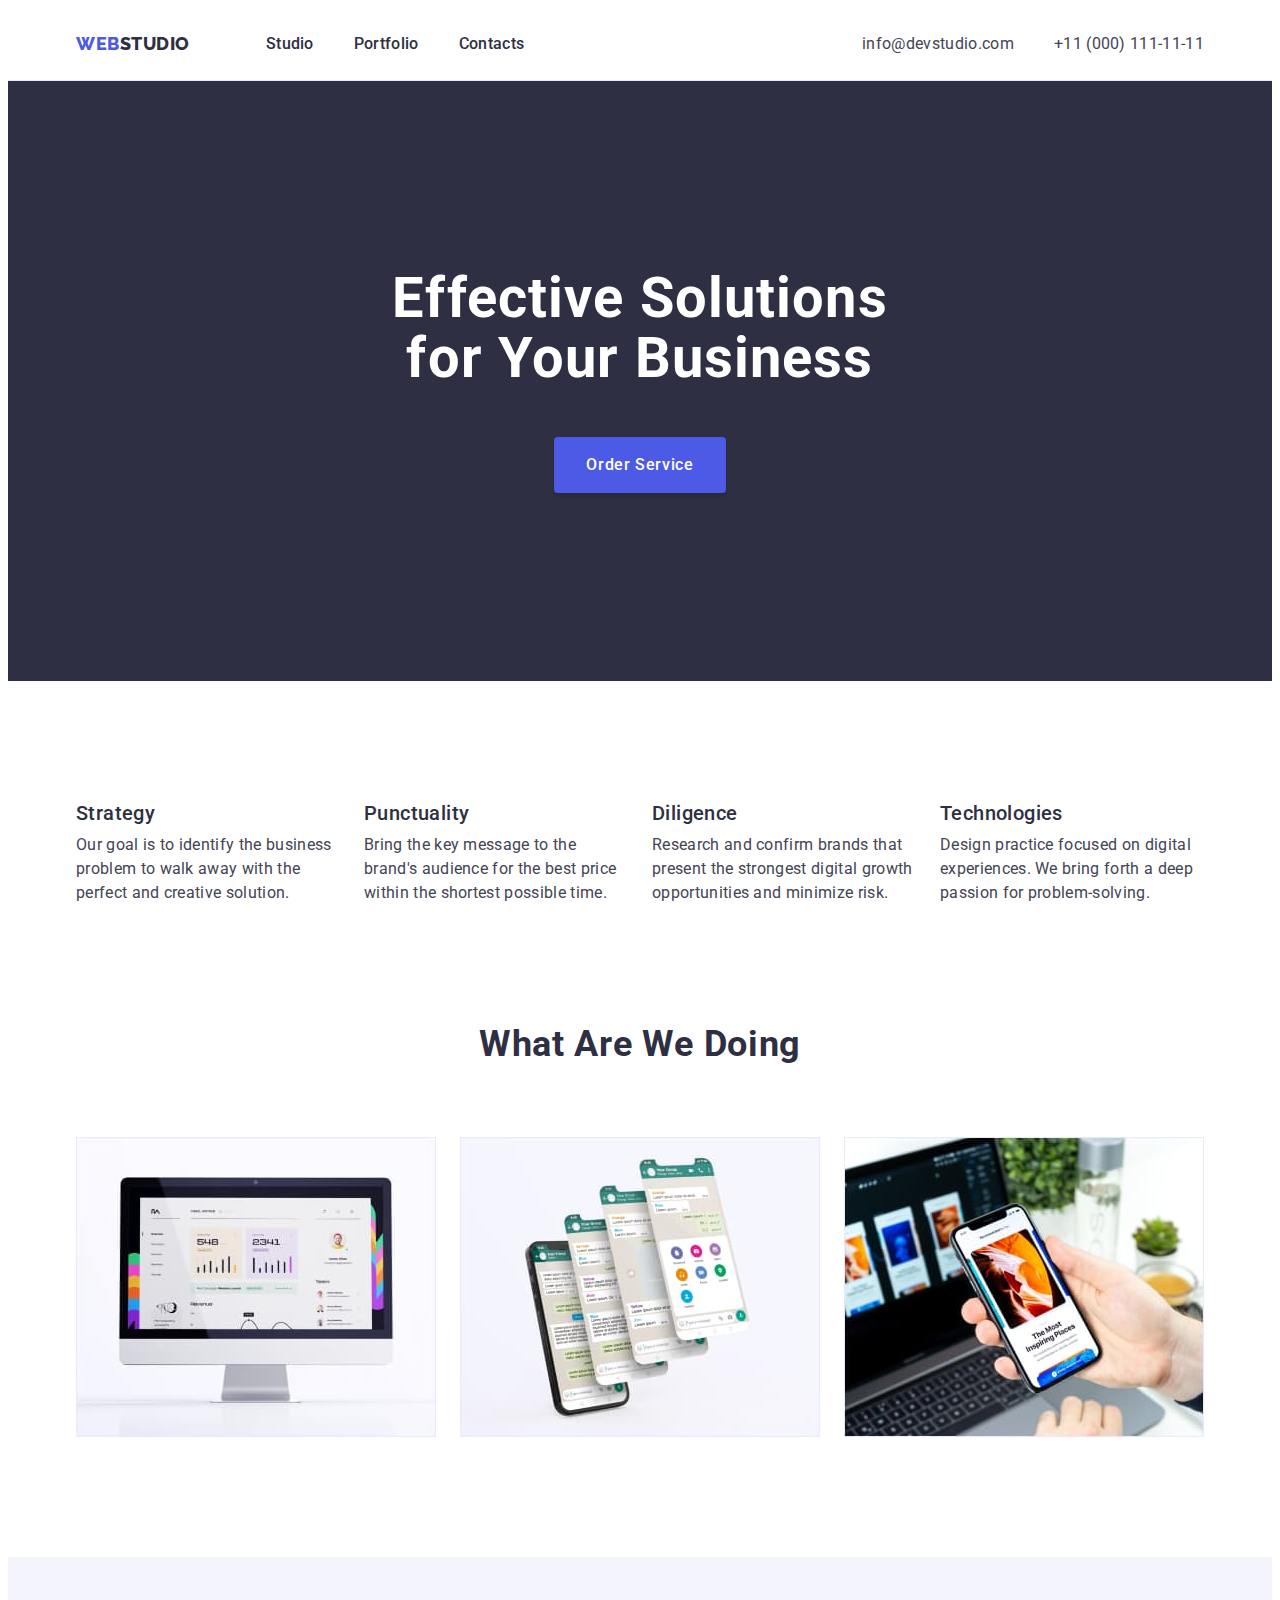
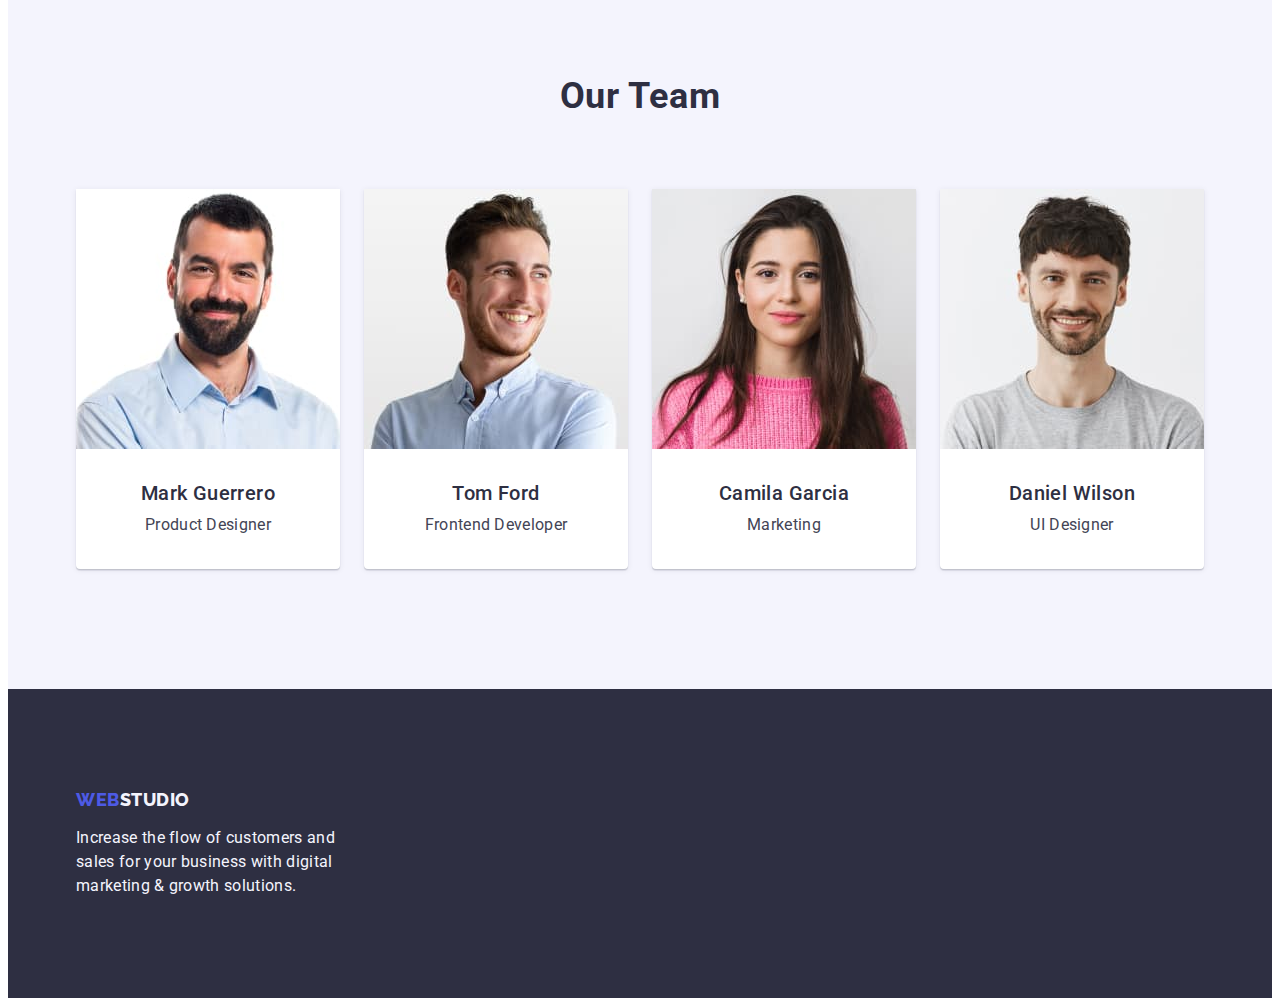
<file: index.html>
<!DOCTYPE html>
<html lang="en">
  <head>
    <meta charset="UTF-8" />
    <meta http-equiv="X-UA-Compatible" content="IE=edge" />
    <meta name="viewport" content="width=device-width, initial-scale=1.0" />
    <title>WebStudio</title>
    <link rel="preconnect" href="https://fonts.googleapis.com" />
    <link rel="preconnect" href="https://fonts.gstatic.com" crossorigin />
    <link
      href="https://fonts.googleapis.com/css2?family=Raleway:wght@800&family=Roboto:wght@400;500;700;900&display=swap"
      rel="stylesheet"
    />
    <link rel="preconnect" href="https://fonts.gstatic.com" />
    <link
      rel="stylesheet"
      href="https://cdnjs.cloudflare.com/ajax/libs/modern-normalize/2.0.0/modern-normalize.min.css"
      integrity="sha512-4xo8blKMVCiXpTaLzQSLSw3KFOVPWhm/TRtuPVc4WG6kUgjH6J03IBuG7JZPkcWMxJ5huwaBpOpnwYElP/m6wg=="
      crossorigin="anonymous"
      referrerpolicy="no-referrer"
    />
    <link rel="stylesheet" href="./css/styles.css" />
  </head>
  <body>
    <header class="header">
      <div class="container header-container">
        <nav class="header-navigation">
          <a href="/index.html" class="logo link">
            Web<span class="accent">Studio</span>
          </a>
          <ul class="header-list list">
            <li class="item">
              <a class="header-link link" href="./index.html">Studio</a>
            </li>
            <li class="item">
              <a class="header-link link" href="./portfolio.html">Portfolio</a>
            </li>
            <li class="item">
              <a class="header-link link" href="">Contacts</a>
            </li>
          </ul>
        </nav>
        <address class="address">
          <ul class="header-address list">
            <li class="item">
              <a
                class="header-address-link link"
                href="mailto:info@devstudio.com"
                >info@devstudio.com</a
              >
            </li>
            <li class="item">
              <a class="header-address-link link" href="tel:+110001111111"
                >+11 (000) 111-11-11</a
              >
            </li>
          </ul>
        </address>
      </div>
    </header>
    <main>
      <section class="section hero">
        <div class="container hero-container">
          <h1 class="hero-name">Effective Solutions for Your Business</h1>
          <button type="button" class="header-button">Order Service</button>
        </div>
      </section>
      <section class="section section-features">
        <div class="container">
          <h2 class="visually-hidden">Our Features</h2>
            <ul class="about-features list">
            <li class="about-features-item">
              <h3 class="section-title">Strategy</h3>
              <p class="section-text">
                Our goal is to identify the business problem to walk away with
                the perfect and creative solution.
              </p>
            </li>
            <li class="about-features-item">
              <h3 class="section-title">Punctuality</h3>
              <p class="section-text">
                Bring the key message to the brand's audience for the best price
                within the shortest possible time.
              </p>
            </li>
            <li class="about-features-item">
              <h3 class="section-title">Diligence</h3>
              <p class="section-text">
                Research and confirm brands that present the strongest digital
                growth opportunities and minimize risk.
              </p>
            </li>
            <li class="about-features-item">
              <h3 class="section-title">Technologies</h3>
              <p class="section-text">
                Design practice focused on digital experiences. We bring forth a
                deep passion for problem-solving.
              </p>
            </li>
          </ul>
        </div>
      </section>
      <section class="section features-doing">
        <div class="container">
          <h2 class="section-features-doing">What are we doing</h2>
          <ul class="list picture-list">
            <li class="picture-list-image">
              <img
                src="./images/a_img_1.jpg"
                alt="monitor"
                width="360"
                height="300"
              />
            </li>
            <li class="picture-list-image">
              <img
                src="./images/a_img_2.jpg"
                alt="phone"
                width="360"
                height="300"
              />
            </li>
            <li class="picture-list-image">
              <img
                src="./images/a_img_3.jpg"
                alt="notebook and phone"
                width="360"
                height="300"
              />
            </li>
          </ul>
        </div>
      </section>
      <section class="section section-team">
        <div class="container team-features">
          <h2 class="section-team-features">Our Team</h2>
          <ul class="list list-team">
            <li class="list-team-image">
              <img
                src="./images/mark_guerrero_img.jpg"
                alt="photo_mark_guerrero"
                width="264"
                height="260"
              />
              <div class="container-info">
                <h3 class="section-team-title">Mark Guerrero</h3>
                <p class="section-team-text">Product Designer</p>
              </div>
            </li>
            <li class="list-team-image">
              <img
                src="./images/tom_ford_img.jpg"
                alt="photo_tom_ford"
                width="264"
                height="260"
              />
              <div class="container-info">
                <h3 class="section-team-title">Tom Ford</h3>
                <p class="section-team-text">Frontend Developer</p>
              </div>
            </li>
            <li class="list-team-image">
              <img
                src="./images/camila_garcia_img.jpg"
                alt="photo_camila_garcia"
                width="264"
                height="260"
              />
              <div class="container-info">
                <h3 class="section-team-title">Camila Garcia</h3>
                <p class="section-team-text">Marketing</p>
              </div>
            </li>
            <li class="list-team-image">
              <img
                src="./images/daniel_wilson_img.jpg"
                alt="photo_daniel_wilson"
                width="264"
                height="260"
              />
              <div class="container-info">
                <h3 class="section-team-title">Daniel Wilson</h3>
                <p class="section-team-text">UI Designer</p>
              </div>
            </li>
          </ul>
        </div>
      </section>
    </main>
    <footer class="footer">
      <div class="container">
        <a href="/index.html" class="logo-logo link"
          >Web<span class="accent-accent">Studio</span>
        </a>
        <p class="footer-text">
          Increase the flow of customers and sales for your business with
          digital marketing & growth solutions.
        </p>
      </div>
    </footer>
  </body>
</html>
</file>
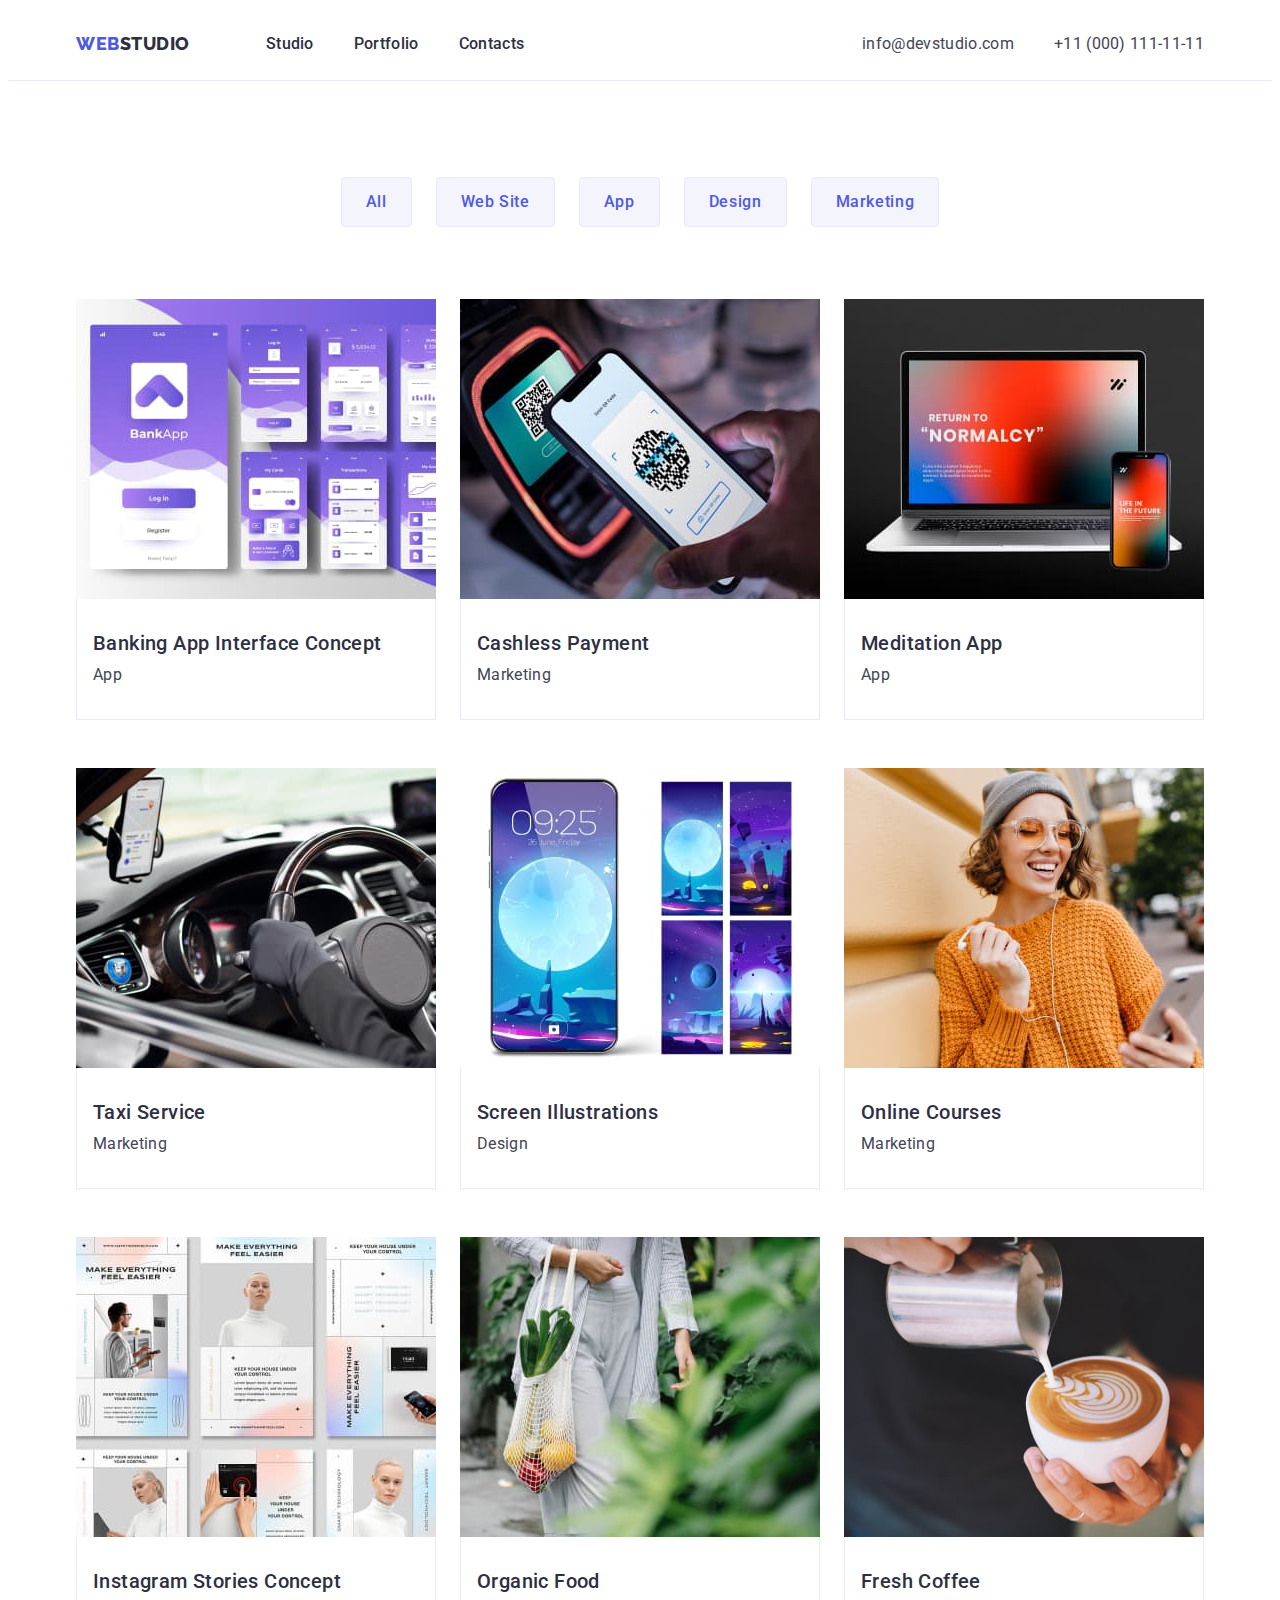
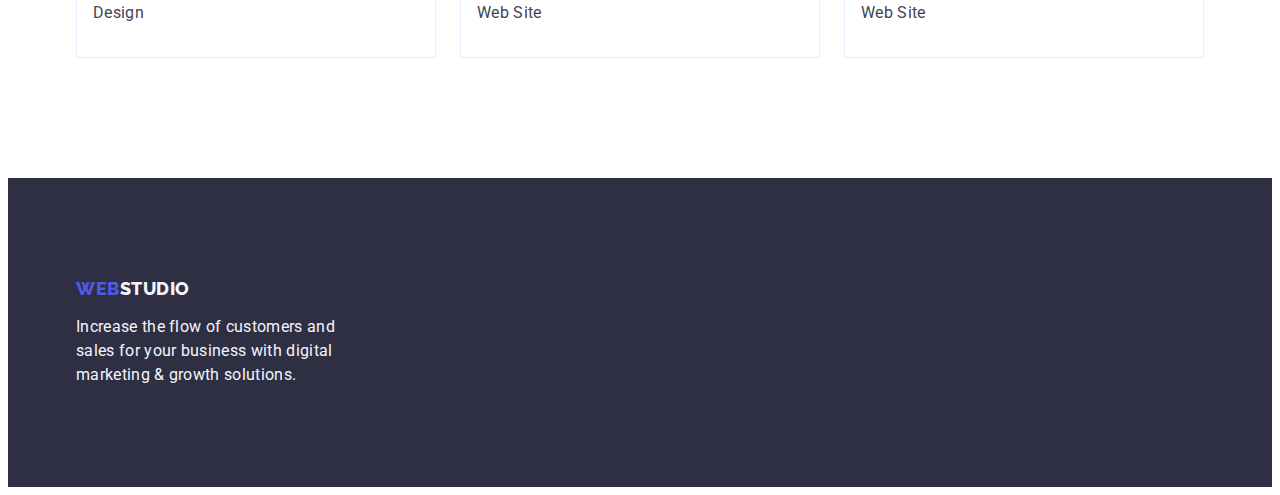
<file: portfolio.html>
<!DOCTYPE html>
<html lang="en">
  <head>
    <meta charset="UTF-8" />
    <meta http-equiv="X-UA-Compatible" content="IE=edge" />
    <meta name="viewport" content="width=device-width, initial-scale=1.0" />
    <title>WebStudio</title>
    <link rel="preconnect" href="https://fonts.googleapis.com" />
    <link rel="preconnect" href="https://fonts.gstatic.com" crossorigin />
    <link
      href="https://fonts.googleapis.com/css2?family=Raleway:wght@800&family=Roboto:wght@400;500;700;900&display=swap"
      rel="stylesheet"
    />
    <link rel="preconnect" href="https://fonts.gstatic.com" />
    <link
      rel="stylesheet"
      href="https://cdnjs.cloudflare.com/ajax/libs/modern-normalize/2.0.0/modern-normalize.min.css"
      integrity="sha512-4xo8blKMVCiXpTaLzQSLSw3KFOVPWhm/TRtuPVc4WG6kUgjH6J03IBuG7JZPkcWMxJ5huwaBpOpnwYElP/m6wg=="
      crossorigin="anonymous"
      referrerpolicy="no-referrer"
    />
    <link rel="stylesheet" href="./css/styles.css" />
  </head>
  <body>
    <header class="header">
      <div class="container header-container">
        <nav class="header-navigation">
          <a href="/index.html" class="logo link">
            Web<span class="accent">Studio</span>
          </a>
          <ul class="header-list list">
            <li class="item">
              <a class="header-link link" href="./index.html">Studio</a>
            </li>
            <li class="item">
              <a class="header-link link" href="./portfolio.html">Portfolio</a>
            </li>
            <li class="item">
              <a class="header-link link" href="">Contacts</a>
            </li>
          </ul>
        </nav>
        <address class="address">
          <ul class="header-address list">
            <li class="item">
              <a
                class="header-address-link link"
                href="mailto:info@devstudio.com"
                >info@devstudio.com</a
              >
            </li>
            <li class="item">
              <a class="header-address-link link" href="tel:+110001111111"
                >+11 (000) 111-11-11</a
              >
            </li>
          </ul>
        </address>
      </div>
    </header>
    <main>
      <section class="section portfolio">
        <div class="container">
          <h1 hidden="" class="visually-hidden">Our projects</h1>
          <ul class="button-list list">
            <li class="button-list-item">
              <button type="button" class="button-btn">All</button>
            </li>
            <li class="button-list-item">
              <button type="button" class="button-btn">Web Site</button>
            </li>
            <li class="button-list-item">
              <button type="button" class="button-btn">App</button>
            </li>
            <li class="button-list-item">
              <button type="button" class="button-btn">Design</button>
            </li>
            <li class="button-list-item">
              <button type="button" class="button-btn">Marketing</button>
            </li>
          </ul>
          <ul class="portfolio-gallery list">
            <li class="gallery-item">
              <a class="link" href="">
                <img
                  src="./images/bank-app-img.jpg"
                  alt="banking application"
                  width="360"
                  height="300"
                />
                <div class="gallery-item-text">
                  <h2 class="project-name">Banking App Interface Concept</h2>
                  <p class="project-text">App</p>
                </div>
              </a>
            </li>
            <li class="gallery-item">
              <a class="link" href="">
                <img
                  src="./images/cashless-payment-img.jpg"
                  alt="phone and payment"
                  width="360"
                  height="300"
                />
                <div class="gallery-item-text">
                  <h2 class="project-name">Cashless Payment</h2>
                  <p class="project-text">Marketing</p>
                </div>
              </a>
            </li>
            <li class="gallery-item">
              <a class="link" href="">
                <img
                  src="./images/meditation-app-img.jpg"
                  alt="meditation application"
                  width="360"
                  height="300"
                />
                <div class="gallery-item-text">
                  <h2 class="project-name">Meditation App</h2>
                  <p class="project-text">App</p>
                </div>
              </a>
            </li>
            <li class="gallery-item">
              <a class="link" href="">
                <img
                  src="./images/driver-img.jpg"
                  alt="taxi driver"
                  width="360"
                  height="300"
                />
                <div class="gallery-item-text">
                  <h2 class="project-name">Taxi Service</h2>
                  <p class="project-text">Marketing</p>
                </div>
              </a>
            </li>
            <li class="gallery-item">
              <a class="link" href="">
                <img
                  src="./images/screen-illustrations-img.jpg"
                  alt="phone illustrations"
                  width="360"
                  height="300"
                />
                <div class="gallery-item-text">
                  <h2 class="project-name">Screen Illustrations</h2>
                  <p class="project-text">Design</p>
                </div>
              </a>
            </li>
            <li class="gallery-item">
              <a class="link" href="">
                <img
                  src="./images/smiling-girl-img.jpg"
                  alt="girl and phone"
                  width="360"
                  height="300"
                />
                <div class="gallery-item-text">
                  <h2 class="project-name">Online Courses</h2>
                  <p class="project-text">Marketing</p>
                </div>
              </a>
            </li>
            <li class="gallery-item">
              <a class="link" href="">
                <img
                  src="./images/instagram-img.jpg"
                  alt="instagram pictures"
                  width="360"
                  height="300"
                />
                <div class="gallery-item-text">
                  <h2 class="project-name">Instagram Stories Concept</h2>
                  <p class="project-text">Design</p>
                </div>
              </a>
            </li>
            <li class="gallery-item">
              <a class="link" href="">
                <img
                  src="./images/food-img.jpg"
                  alt="woman and food"
                  width="360"
                  height="300"
                />
                <div class="gallery-item-text">
                  <h2 class="project-name">Organic Food</h2>
                  <p class="project-text">Web Site</p>
                </div>
              </a>
            </li>
            <li class="gallery-item">
              <a class="link" href="">
                <img
                  src="./images/coffee-img.jpg"
                  alt="fresh coffe"
                  width="360"
                  height="300"
                />
                <div class="gallery-item-text">
                  <h2 class="project-name">Fresh Coffee</h2>
                  <p class="project-text">Web Site</p>
                </div>
              </a>
            </li>
          </ul>
        </div>
      </section>
    </main>
    <footer class="footer">
      <div class="container">
        <a href="/index.html" class="logo-logo link"
          >Web<span class="accent-accent">Studio</span>
        </a>
        <p class="footer-text">
          Increase the flow of customers and sales for your business with
          digital marketing & growth solutions.
        </p>
      </div>
    </footer>
  </body>
</html>
</file>
<file: css/styles.css>
:root {
  --page-background-color: #ffffff;
  --text-color: #434455;
  --main-text-color: #2e2f42;
  --primary-background-color: #f4f4fd;
  --accent-color: #4d5ae5;
  --accent-dark-color: #404bbf;
}

body {
  color: var(--text-color);
  background-color: var(--page-background-color);
  font-family: "Roboto", sans-serif;
  font-style: normal;
}

*,
*::before,
*::after {
  box-sizing: border-box;
}

p,
h1,
h2,
h3,
h4,
h5,
h6 {
  margin: 0;
}

.container {
  width: 1158px;
  padding-left: 15px;
  padding-right: 15px;
  margin-left: auto;
  margin-right: auto;
}

ul {
  margin: 0;
  padding: 0;
}

img {
  display: block;
  max-width: 100%;
  height: auto;
}

.list {
  list-style: none;
}

.link {
  text-decoration: none;
}

/*-------LOGO----------*/

.logo {
  margin-right: 76px;
  color: var(--accent-color);
}

.accent {
  color: var(--main-text-color);
}

.logo,
.accent {
  font-family: "Raleway", sans-serif;
  font-weight: 800;
  font-size: 18px;
  line-height: 1.17;
  letter-spacing: 0.03em;
  text-decoration: none;
  text-transform: uppercase;
}

/*------HEADER-------*/

.header {
  border-bottom: 1px solid #e7e9fc;
}

.header-list .header-link:hover,
.header-list .header-link:focus {
  color: #404bbf;
}

.header-list .header-link {
  display: block;
  padding-top: 24px;
  padding-bottom: 24px;

  color: var(--main-text-color);
  font-weight: 500;
  font-size: 16px;
  line-height: 1.5;
  letter-spacing: 0.02em;
}

.header-address-link:hover,
.header-address-link:focus {
  color: #404bbf;
}

.address {
  font-style: normal;
}

.header-address-link {
  font-weight: 400;
  font-size: 16px;
  line-height: 1.5;
  letter-spacing: 0.02em;
  color: var(--text-color);
}

.header-container {
  display: flex;
  align-items: center;
}

.header-navigation {
  display: flex;
  align-items: center;
  margin: 0;
  margin-right: auto;
  padding: 0;
}

.header-list {
  display: flex;
  gap: 40px;
}

.header-address {
  display: flex;
  gap: 40px;
}

/*--------HERO---------*/

.hero {
  padding: 188px 0;
  background-color: var(--main-text-color);
}

.hero-name {
  text-align: center;
  margin-left: auto;
  margin-right: auto;
  margin-bottom: 48px;
  font-weight: 700px;
  font-size: 56px;
  max-width: 496px;
  color: var(--page-background-color);
  font-size: 56px;
  line-height: 1.07;
  letter-spacing: 0.02em;
}

/*------Header-Button------*/

.header-button:hover,
.header-button:focus {
  background-color: #404bbf;
}

.header-button {
  display: block;
  min-width: 169px;
  text-align: center;
  padding: 16px 32px;
  height: 56px;
  border: 0;
  border-radius: 4px;
  box-shadow: 0px 4px 4px rgba(0, 0, 0, 0.15);
  margin-left: auto;
  margin-right: auto;
  color: var(--page-background-color);
  background-color: #4d5ae5;
  font-family: "Roboto", sans-serif;
  font-weight: 500;
  font-size: 16px;
  line-height: 1.5;
  letter-spacing: 0.04em;
  cursor: pointer;
}

.button {
  font-family: "Roboto";
  font-weight: 500;
  font-size: 16px;
  line-height: 1.5;
  letter-spacing: 0.04em;
  color: #4d5ae5;
}

/*----Section-Features------*/

.section-features {
  padding: 120px 0;
}

.visually-hidden {
  position: absolute;
  white-space: nowrap;
  width: 1px;
  height: 1px;
  overflow: hidden;
  border: 0;
  padding: 0;
  clip: rect(0 0 0 0);
  clip-path: inset(100%);
  margin: -1px;
}

.about-features {
  display: flex;
  gap: 24px;
}

.about-features-item {
  width: calc((100% - 72px) / 4);
}

.section-title {
  margin-bottom: 8px;
  color: var(--main-text-color);
  font-weight: 500;
  font-size: 20px;
  line-height: 1.2;
  letter-spacing: 0.02em;
}

.section-text {
  font-size: 16px;
  line-height: 1.5;
  letter-spacing: 0.02em;
  color: var(--text-color);
  max-width: 264px;
}

.features-doing {
  padding-bottom: 120px;
}

.section-features-doing {
  font-size: 36px;
  line-height: 1.11;
  letter-spacing: 0.02em;
  text-align: center;
  text-transform: capitalize;
  color: var(--main-text-color);
  margin-bottom: 72px;
}
.picture-list {
  display: flex;
  flex-wrap: wrap;
  gap: 24px;
  padding-top: 0;
  padding-bottom: 0;
  margin: 0;
  padding: 0;
}

.picture-list-image {
  width: calc((100% - 48px) - 3);
}

/*----------Section-Team---------*/

.section-team {
  padding: 120px 0;
  margin: 0;
  background-color: var(--primary-background-color);
}

.section-team-features {
  margin-bottom: 72px;
  color: var(--main-text-color);
  font-size: 36px;
  line-height: 1.11;
  letter-spacing: 0.02em;
  text-align: center;
  text-transform: capitalize;
}

.list-team {
  display: flex;
  gap: 24px;
}

.list-team-image {
  background-color: var(--page-background-color);
  width: calc((100%-72px) / 4);
  box-shadow: 0px 1px 6px rgba(46, 47, 66, 0.08),
    0px 1px 1px rgba(46, 47, 66, 0.16), 0px 2px 1px rgba(46, 47, 66, 0.08);
  border-radius: 0px 0px 4px 4px;
}

.container-info {
  padding: 32px 16px;
}

.section-team-title {
  text-align: center;
  margin-bottom: 8px;
  color: var(--main-text-color);
  font-weight: 500;
  font-size: 20px;
  line-height: 1.2;
  letter-spacing: 0.02em;
}

.section-team-text {
  text-align: center;
  color: var(--text-color);
  font-weight: 400;
  font-size: 16px;
  line-height: 1.5;
  letter-spacing: 0.02em;
}

/*-------PORTFOLIO--------*/

/*-------Buttons--------*/

.button-list {
  display: flex;
  justify-content: center;
  margin-bottom: 72px;
  gap: 24px;
}

.button-list-item {
  width: calc((100% - 96px) - 5);
}

.button-btn {
  border: 1px solid #e7e9fc;
  border-radius: 4px;
  padding: 12px 24px;
  font-family: "Roboto", sans-serif;
  font-weight: 500;
  font-size: 16px;
  line-height: 1.5;
  letter-spacing: 0.04em;
  color: var(--accent-color);
  background-color: var(--primary-background-color);
  cursor: pointer;
}

.button-btn:hover,
.button-btn:focus {
  color: var(--page-background-color);
  background-color: var(--accent-dark-color);
  border: 1px solid transparent;
}

/*--------Gallery------*/

.portfolio {
  padding: 96px 0 120px;
}

.portfolio-gallery {
  display: flex;
  flex-wrap: wrap;
  gap: 48px 24px;
}

.gallery-item {
  width: calc((100% - 48px) / 3);
}

.gallery-item-text {
  padding: 32px 16px;
  border: 1px solid #e7e9fc;
  border-top: none;
}

.project-name {
  margin-bottom: 8px;
  font-weight: 500;
  font-size: 20px;
  line-height: 1.2;
  letter-spacing: 0.02em;
  color: var(--main-text-color);
}

.project-text {
  font-size: 16px;
  line-height: 1.5;
  letter-spacing: 0.02em;
  color: var(--text-color);
}

/*----FOOTER----*/

.footer {
  background-color: var(--main-text-color);
  padding: 100px 0;
}

.footer-text {
  max-width: 264px;
  font-size: 16px;
  line-height: 1.5;
  letter-spacing: 0.02em;
  color: var(--primary-background-color);
}

.logo-logo {
  color: var(--accent-color);
  display: inline-block;
  margin-bottom: 16px;
}

.accent-accent {
  color: var(--primary-background-color);
}

.logo-logo,
.accent-accent {
  font-family: "Raleway", sans-serif;
  font-weight: 800;
  font-size: 18px;
  line-height: 1.17;
  letter-spacing: 0.03em;
  text-decoration: none;
  text-transform: uppercase;
}
</file>
